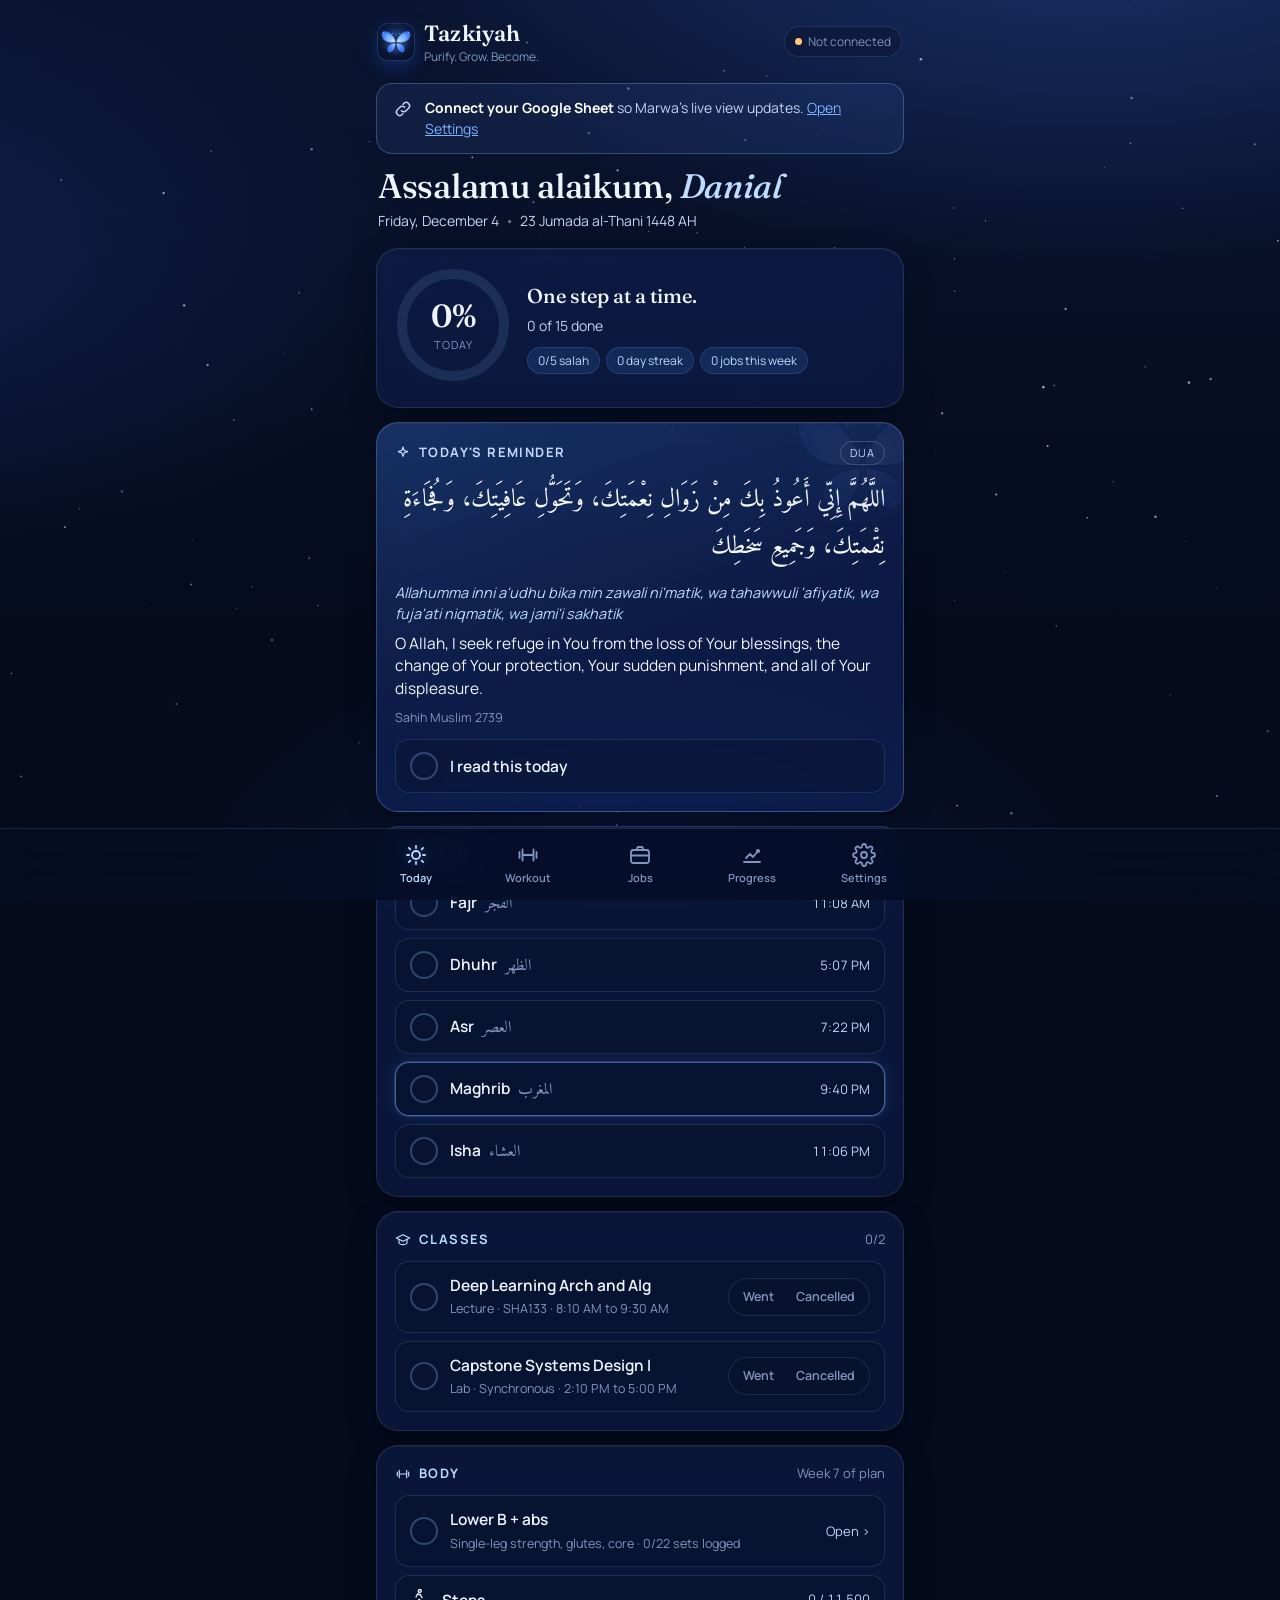
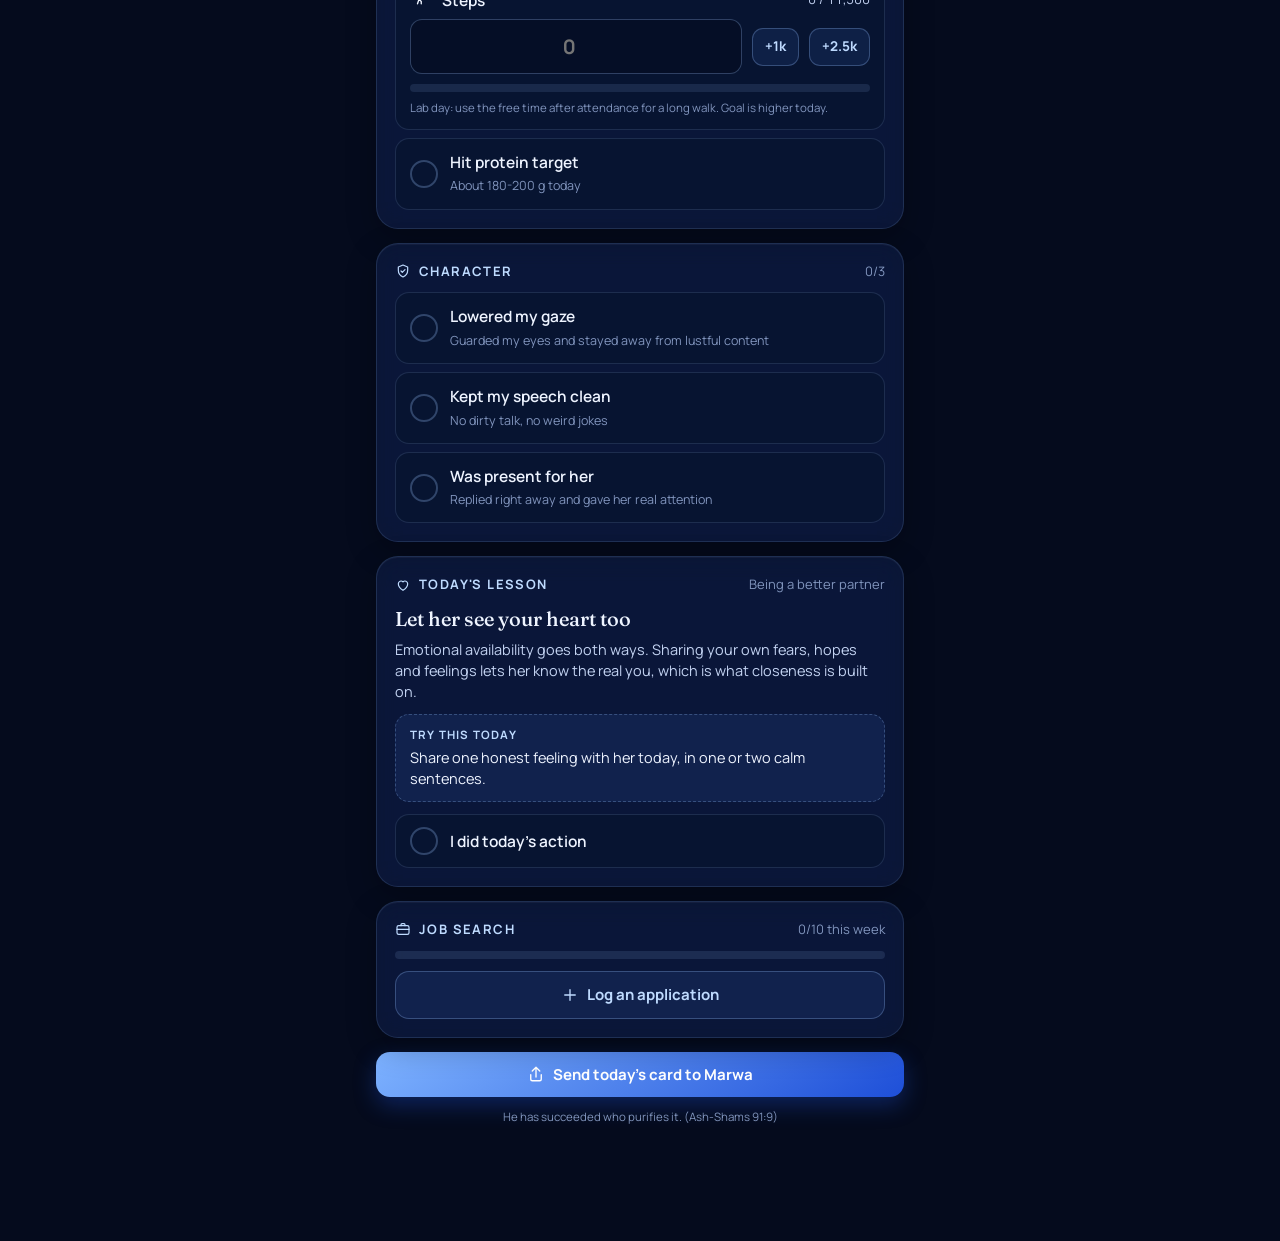
<file: index.html>
<!doctype html>
<html lang="en">
<head>
  <meta charset="utf-8">
  <meta name="viewport" content="width=device-width, initial-scale=1, viewport-fit=cover">
  <title>Tazkiyah</title>
  <meta name="description" content="Daily growth tracker: salah, classes, workouts, character, and job search.">
  <meta name="theme-color" content="#0A1430">
  <meta name="apple-mobile-web-app-capable" content="yes">
  <meta name="mobile-web-app-capable" content="yes">
  <meta name="apple-mobile-web-app-status-bar-style" content="black-translucent">
  <meta name="apple-mobile-web-app-title" content="Tazkiyah">
  <link rel="manifest" href="manifest.json">
  <link rel="icon" href="favicon.svg" type="image/svg+xml">
  <link rel="icon" href="favicon.ico" sizes="any">
  <link rel="icon" type="image/png" sizes="32x32" href="assets/icons/icon-32.png">
  <link rel="apple-touch-icon" href="assets/icons/apple-touch-icon.png">
  <link rel="preconnect" href="https://fonts.googleapis.com">
  <link rel="preconnect" href="https://fonts.gstatic.com" crossorigin>
  <link href="https://fonts.googleapis.com/css2?family=Amiri:wght@400;700&family=Fraunces:ital,opsz,wght@0,9..144,400..700;1,9..144,400..600&family=Manrope:wght@400;500;600;700;800&display=swap" rel="stylesheet">
  <link rel="stylesheet" href="css/app.css">
</head>
<body>
  <canvas id="stars"></canvas>
  <div class="wrap">
    <header class="top">
      <div class="brand">
        <img src="assets/icons/icon-192.png" alt="">
        <div><div class="brand-name">Tazkiyah</div><div class="brand-sub">Purify. Grow. Become.</div></div>
      </div>
      <span class="sync" id="sync"><i></i></span>
    </header>
    <main>
      <section class="view" id="view-today"></section>
      <section class="view" id="view-workout"></section>
      <section class="view" id="view-jobs"></section>
      <section class="view" id="view-progress"></section>
      <section class="view" id="view-settings"></section>
    </main>
  </div>
  <div class="rest-timer" id="restTimer"></div>
  <nav class="nav" id="nav"></nav>
  <canvas id="fx"></canvas>

  <script src="js/config.js"></script>
  <script src="js/reminders.js"></script>
  <script src="js/lessons.js"></script>
  <script src="js/praytimes.js"></script>
  <script src="js/hijri.js"></script>
  <script src="js/core.js"></script>
  <script src="js/ui.js"></script>
  <script src="js/store.js"></script>
  <script src="js/card.js"></script>
  <script src="js/app.js"></script>
</body>
</html>
</file>
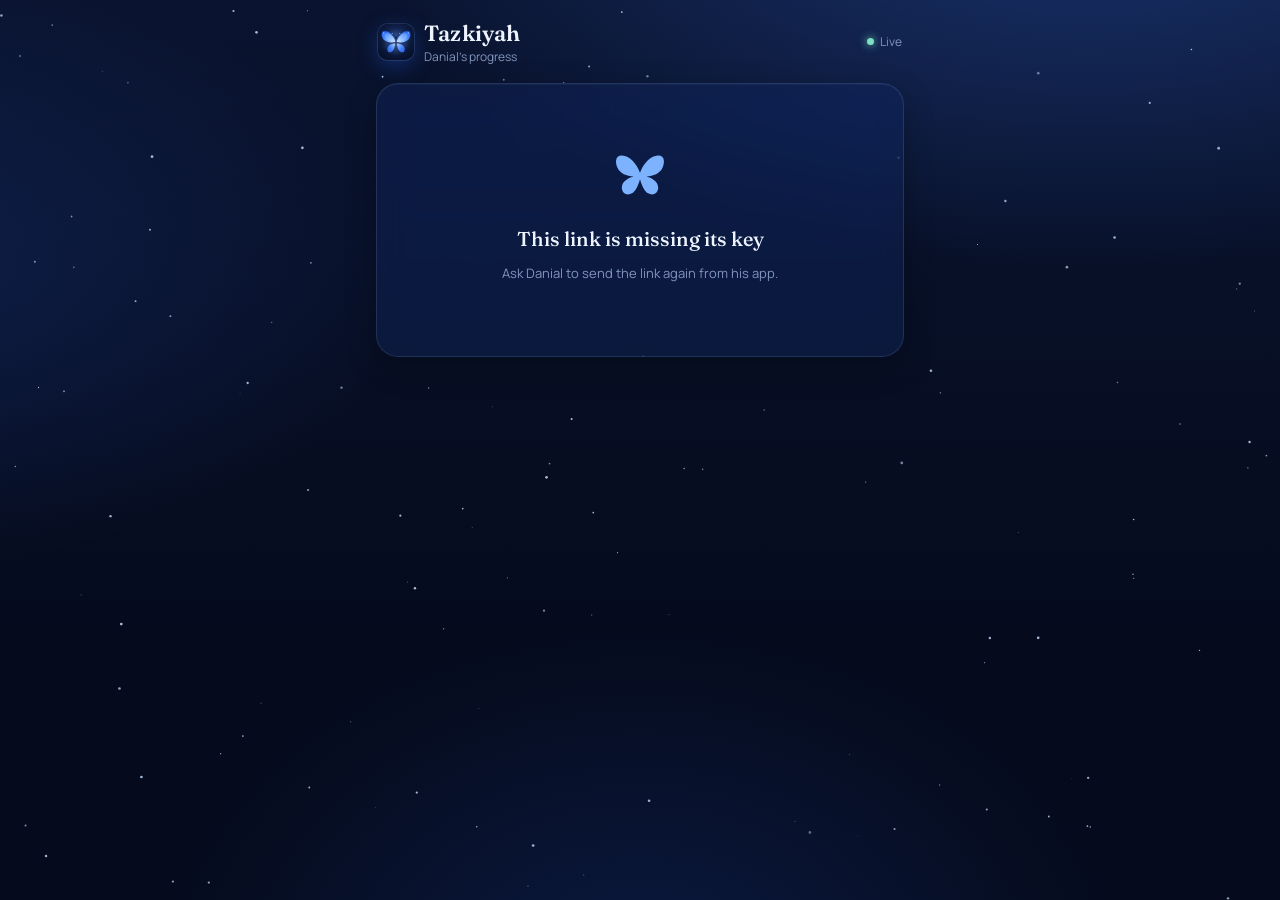
<file: share.html>
<!doctype html>
<html lang="en">
<head>
  <meta charset="utf-8">
  <meta name="viewport" content="width=device-width, initial-scale=1, viewport-fit=cover">
  <title>Danial · Tazkiyah</title>
  <meta name="robots" content="noindex, nofollow">
  <meta name="theme-color" content="#0A1430">
  <meta name="apple-mobile-web-app-capable" content="yes">
  <meta name="mobile-web-app-capable" content="yes">
  <meta name="apple-mobile-web-app-status-bar-style" content="black-translucent">
  <meta name="apple-mobile-web-app-title" content="Danial">
  <link rel="icon" href="favicon.svg" type="image/svg+xml">
  <link rel="icon" href="favicon.ico" sizes="any">
  <link rel="apple-touch-icon" href="assets/icons/apple-touch-icon.png">
  <link rel="preconnect" href="https://fonts.googleapis.com">
  <link rel="preconnect" href="https://fonts.gstatic.com" crossorigin>
  <link href="https://fonts.googleapis.com/css2?family=Amiri:wght@400;700&family=Fraunces:ital,opsz,wght@0,9..144,400..700;1,9..144,400..600&family=Manrope:wght@400;500;600;700;800&display=swap" rel="stylesheet">
  <link rel="stylesheet" href="css/app.css">
  <style>
    .wrap { padding-bottom: calc(var(--safe-b) + 40px); }
    .daypick { display: flex; gap: 6px; overflow-x: auto; margin: 0 -16px 14px; padding: 0 16px 4px; scrollbar-width: none; }
    .daypick::-webkit-scrollbar { display: none; }
    .daypick button { flex: 0 0 auto; min-width: 58px; padding: 8px 10px; border-radius: 14px; border: 1px solid var(--line); background: rgba(8,18,44,.45); text-align: center; }
    .daypick button b { display: block; font-family: var(--serif); font-size: 18px; font-weight: 600; }
    .daypick button span { font-size: 10.5px; color: var(--muted); text-transform: uppercase; letter-spacing: .8px; }
    .daypick button.sel { background: linear-gradient(140deg, var(--blue-2), var(--blue-deep)); border-color: transparent; }
    .daypick button.sel span { color: #DCE8FF; }
    .pills { display: grid; grid-template-columns: repeat(5, 1fr); gap: 6px; }
    .pill { text-align: center; padding: 10px 2px; border-radius: 14px; border: 1px solid var(--line); background: rgba(8,18,44,.45); }
    .pill .tick { margin: 0 auto 6px; width: 26px; height: 26px; }
    .pill div { font-size: 12.5px; font-weight: 700; }
    .pill .arn { font-family: var(--arabic); font-size: 13px; color: var(--muted); font-weight: 400; }
    .pill.on { background: rgba(76,141,255,.16); border-color: rgba(125,178,255,.45); }
    .ro .row { cursor: default; }
    .ro .row:active { transform: none; }
    .state { font-size: 12px; font-weight: 700; padding: 4px 9px; border-radius: 999px; border: 1px solid var(--line); color: var(--muted); white-space: nowrap; }
    .state.ok { color: var(--ok); border-color: rgba(124,224,195,.35); }
    .state.cx { color: var(--warn); border-color: rgba(255,201,121,.35); }
    .live { display: inline-flex; align-items: center; gap: 6px; font-size: 12px; color: var(--muted); }
    .live i { width: 7px; height: 7px; border-radius: 50%; background: var(--ok); box-shadow: 0 0 8px var(--ok); animation: pulse 2s infinite; }
    .center-msg { text-align: center; padding: 60px 20px; }
  </style>
</head>
<body>
  <canvas id="stars"></canvas>
  <div class="wrap">
    <header class="top">
      <div class="brand">
        <img src="assets/icons/icon-192.png" alt="">
        <div><div class="brand-name">Tazkiyah</div><div class="brand-sub" id="owner">Danial's progress</div></div>
      </div>
      <span class="live" id="live"><i></i>Live</span>
    </header>
    <main id="main"><div class="center-msg muted">Loading…</div></main>
  </div>
  <canvas id="fx"></canvas>
  <script src="js/config.js"></script>
  <script src="js/reminders.js"></script>
  <script src="js/lessons.js"></script>
  <script src="js/hijri.js"></script>
  <script src="js/core.js"></script>
  <script src="js/ui.js"></script>
  <script src="js/share.js"></script>
</body>
</html>
</file>
<file: css/app.css>
/* ================================================================
   Tazkiyah: design system
   Deep navy night sky, soft blue light, butterfly accents.
   ================================================================ */
:root {
  --bg-0: #050B1D;
  --bg-1: #0A1430;
  --bg-2: #0F1D42;
  --card: rgba(20, 38, 84, 0.46);
  --card-strong: rgba(26, 48, 104, 0.62);
  --line: rgba(156, 196, 255, 0.14);
  --line-strong: rgba(156, 196, 255, 0.28);
  --ink: #EEF4FF;
  --ink-2: #C3D3F2;
  --muted: #8195BD;
  --blue: #4C8DFF;
  --blue-2: #7DB2FF;
  --blue-3: #BFDBFF;
  --blue-deep: #1E4FD8;
  --glow: rgba(76, 141, 255, 0.45);
  --ok: #7CE0C3;
  --warn: #FFC979;
  --bad: #FF8E9E;
  --radius: 22px;
  --radius-s: 14px;
  --serif: 'Fraunces', 'Iowan Old Style', Georgia, serif;
  --sans: 'Manrope', -apple-system, BlinkMacSystemFont, 'Segoe UI', sans-serif;
  --arabic: 'Amiri', 'Noto Naskh Arabic', 'Geeza Pro', serif;
  --safe-t: env(safe-area-inset-top, 0px);
  --safe-b: env(safe-area-inset-bottom, 0px);
  color-scheme: dark;
}

* { box-sizing: border-box; -webkit-tap-highlight-color: transparent; }
html, body { margin: 0; padding: 0; }
body {
  font-family: var(--sans);
  color: var(--ink);
  background: var(--bg-0);
  min-height: 100vh;
  font-size: 16px;
  line-height: 1.45;
  -webkit-font-smoothing: antialiased;
  overflow-x: hidden;
}
body::before {
  content: ''; position: fixed; inset: 0; z-index: -2;
  background:
    radial-gradient(1200px 600px at 85% -10%, rgba(61, 123, 255, 0.28), transparent 60%),
    radial-gradient(900px 500px at -10% 30%, rgba(40, 80, 190, 0.22), transparent 60%),
    radial-gradient(800px 600px at 50% 110%, rgba(30, 70, 170, 0.25), transparent 60%),
    linear-gradient(180deg, var(--bg-1), var(--bg-0) 70%);
}
#stars { position: fixed; inset: 0; z-index: -1; pointer-events: none; }

button, input, select, textarea { font: inherit; color: inherit; }
button { cursor: pointer; border: 0; background: none; }
a { color: var(--blue-2); }

.wrap { max-width: 560px; margin: 0 auto; padding: calc(var(--safe-t) + 14px) 16px calc(var(--safe-b) + 104px); }

/* ---------- header ---------- */
.top { display: flex; align-items: center; justify-content: space-between; gap: 12px; margin: 4px 2px 18px; }
.brand { display: flex; align-items: center; gap: 10px; }
.brand img { width: 36px; height: 36px; border-radius: 10px; box-shadow: 0 0 0 1px var(--line), 0 6px 20px rgba(30, 80, 200, 0.4); }
.brand-name { font-family: var(--serif); font-size: 22px; font-weight: 600; letter-spacing: 0.2px; }
.brand-sub { font-size: 12px; color: var(--muted); margin-top: -2px; }
.sync { display: inline-flex; align-items: center; gap: 6px; font-size: 12px; color: var(--muted); padding: 6px 10px; border-radius: 999px; border: 1px solid var(--line); background: rgba(10, 20, 48, 0.5); }
.sync i { width: 7px; height: 7px; border-radius: 50%; background: var(--muted); display: inline-block; }
.sync.synced i { background: var(--ok); box-shadow: 0 0 8px var(--ok); }
.sync.syncing i, .sync.pending i { background: var(--blue-2); animation: pulse 1s infinite; }
.sync.error i { background: var(--bad); }
.sync.offline-setup i { background: var(--warn); }

h1, h2, h3 { margin: 0; font-weight: 600; }
.h-serif { font-family: var(--serif); }
.hello { font-family: var(--serif); font-size: 30px; line-height: 1.1; font-weight: 500; letter-spacing: -0.3px; }
.hello em { font-style: italic; color: var(--blue-3); }
.dateline { color: var(--ink-2); font-size: 14px; margin-top: 6px; }
.dateline .dot { opacity: .5; margin: 0 6px; }

/* ---------- cards ---------- */
.card {
  position: relative;
  background: var(--card);
  border: 1px solid var(--line);
  border-radius: var(--radius);
  padding: 18px;
  margin-bottom: 14px;
  backdrop-filter: blur(14px) saturate(140%);
  -webkit-backdrop-filter: blur(14px) saturate(140%);
  box-shadow: 0 10px 30px rgba(0, 0, 0, 0.25), inset 0 1px 0 rgba(255, 255, 255, 0.04);
}
.card-h { display: flex; align-items: center; justify-content: space-between; gap: 10px; margin-bottom: 12px; }
.card-t { font-size: 13px; letter-spacing: 1.4px; text-transform: uppercase; color: var(--blue-3); font-weight: 700; display: flex; align-items: center; gap: 8px; }
.card-t svg { width: 16px; height: 16px; }
.card-meta { font-size: 13px; color: var(--muted); }
.muted { color: var(--muted); }
.small { font-size: 13px; }
.tiny { font-size: 11.5px; }

/* ---------- hero score ---------- */
.hero { display: flex; align-items: center; gap: 18px; padding: 20px; }
.hero .ring-box { position: relative; flex: 0 0 auto; }
.hero .ring-num { position: absolute; inset: 0; display: grid; place-items: center; text-align: center; }
.hero .ring-num b { font-family: var(--serif); font-size: 32px; font-weight: 600; display: block; line-height: 1; }
.hero .ring-num span { font-size: 11px; color: var(--muted); letter-spacing: 1px; text-transform: uppercase; }
.ring-fg { transition: stroke-dashoffset .8s cubic-bezier(.2, .8, .2, 1); filter: drop-shadow(0 0 6px var(--glow)); }
.hero-txt h2 { font-family: var(--serif); font-size: 20px; font-weight: 500; }
.hero-txt p { margin: 6px 0 0; color: var(--ink-2); font-size: 14px; }
.chips { display: flex; flex-wrap: wrap; gap: 6px; margin-top: 10px; }
.chip { font-size: 12px; padding: 4px 10px; border-radius: 999px; background: rgba(76, 141, 255, 0.14); border: 1px solid var(--line); color: var(--blue-3); white-space: nowrap; }
.chip.ok { background: rgba(124, 224, 195, 0.12); color: var(--ok); }
.chip.warn { background: rgba(255, 201, 121, 0.12); color: var(--warn); }

/* ---------- reminder bubble ---------- */
.bubble {
  background: linear-gradient(160deg, rgba(76, 141, 255, 0.28), rgba(20, 40, 96, 0.55) 55%);
  border: 1px solid var(--line-strong);
  overflow: hidden;
}
.bubble::after { content: ''; position: absolute; right: -40px; top: -40px; width: 160px; height: 160px; background: url('../assets/icon.svg') center/cover; opacity: .07; border-radius: 50%; pointer-events: none; }
.ar { font-family: var(--arabic); font-size: 25px; line-height: 1.9; direction: rtl; text-align: right; color: #F5F9FF; margin: 4px 0 10px; }
.tr { font-style: italic; color: var(--blue-3); font-size: 14.5px; margin-bottom: 8px; }
.en { font-size: 15.5px; color: var(--ink); }
.ref { font-size: 12.5px; color: var(--muted); margin-top: 10px; }
.type-tag { font-size: 11px; padding: 3px 9px; border-radius: 999px; border: 1px solid var(--line-strong); color: var(--blue-3); letter-spacing: 1px; text-transform: uppercase; }

/* ---------- check rows ---------- */
.rows { display: flex; flex-direction: column; gap: 8px; }
.row {
  display: flex; align-items: center; gap: 12px; width: 100%; text-align: left;
  padding: 12px 14px; border-radius: var(--radius-s);
  background: rgba(8, 18, 44, 0.45); border: 1px solid var(--line);
  transition: background .2s, border-color .2s, transform .1s;
}
.row:active { transform: scale(0.985); }
.row .row-main { flex: 1; min-width: 0; }
.row .row-title { font-weight: 600; font-size: 15.5px; display: flex; align-items: baseline; gap: 8px; }
.row .row-title .arn { font-family: var(--arabic); font-weight: 400; color: var(--muted); font-size: 16px; }
.row .row-sub { font-size: 12.5px; color: var(--muted); margin-top: 1px; }
.row .row-end { font-size: 13px; color: var(--ink-2); font-variant-numeric: tabular-nums; }
.row.next { border-color: rgba(125, 178, 255, 0.5); box-shadow: 0 0 0 1px rgba(125, 178, 255, 0.2), 0 0 20px rgba(76, 141, 255, 0.15); }
.row.on { background: rgba(76, 141, 255, 0.16); border-color: rgba(125, 178, 255, 0.45); }
.row.na { opacity: .55; }
.tick {
  flex: 0 0 auto; width: 28px; height: 28px; border-radius: 50%;
  border: 2px solid var(--line-strong); display: grid; place-items: center;
  transition: all .25s cubic-bezier(.2, .8, .2, 1);
}
.tick svg { width: 15px; height: 15px; opacity: 0; transform: scale(.5); transition: all .25s; }
.row.on .tick, .tick.on { background: linear-gradient(140deg, var(--blue-2), var(--blue-deep)); border-color: transparent; box-shadow: 0 0 14px var(--glow); }
.row.on .tick svg, .tick.on svg { opacity: 1; transform: scale(1); }

.seg { display: inline-flex; border: 1px solid var(--line); border-radius: 999px; padding: 3px; background: rgba(8, 18, 44, 0.5); flex: 0 0 auto; }
.seg button { font-size: 12.5px; padding: 6px 11px; border-radius: 999px; color: var(--muted); font-weight: 600; }
.seg button.sel { background: linear-gradient(140deg, var(--blue-2), var(--blue-deep)); color: #fff; }
.seg button.sel.alt { background: rgba(255, 201, 121, 0.22); color: var(--warn); }

/* ---------- buttons & inputs ---------- */
.btn {
  display: inline-flex; align-items: center; justify-content: center; gap: 8px;
  padding: 12px 18px; border-radius: 14px; font-weight: 700; font-size: 15px;
  background: linear-gradient(140deg, var(--blue-2), var(--blue-deep)); color: #fff;
  box-shadow: 0 8px 22px rgba(30, 80, 216, 0.35);
}
.btn:active { transform: translateY(1px); }
.btn.ghost { background: rgba(76, 141, 255, 0.1); color: var(--blue-3); border: 1px solid var(--line-strong); box-shadow: none; }
.btn.danger { background: rgba(255, 142, 158, 0.12); color: var(--bad); border: 1px solid rgba(255, 142, 158, 0.3); box-shadow: none; }
.btn.block { width: 100%; }
.btn.sm { padding: 8px 12px; font-size: 13.5px; border-radius: 11px; }
.btn svg { width: 18px; height: 18px; }
.btn-row { display: flex; gap: 8px; flex-wrap: wrap; }
.btn-row .btn { flex: 1 1 auto; }

label.f { display: block; font-size: 12.5px; color: var(--muted); margin: 10px 0 6px; font-weight: 600; letter-spacing: .3px; }
.in, select.in, textarea.in {
  width: 100%; padding: 12px 14px; border-radius: 12px; font-size: 16px;
  background: rgba(5, 12, 32, 0.6); border: 1px solid var(--line-strong); outline: none;
}
.in:focus { border-color: var(--blue-2); box-shadow: 0 0 0 3px rgba(76, 141, 255, 0.2); }
.in.mono { font-family: ui-monospace, Menlo, monospace; font-size: 13px; }
.grid2 { display: grid; grid-template-columns: 1fr 1fr; gap: 10px; }
.grid3 { display: grid; grid-template-columns: repeat(3, 1fr); gap: 8px; }

/* ---------- steps ---------- */
.steps-wrap { display: flex; align-items: center; gap: 10px; }
.steps-wrap .in { text-align: center; font-weight: 700; font-size: 20px; font-variant-numeric: tabular-nums; }
.bar { height: 8px; border-radius: 999px; background: rgba(156, 196, 255, 0.12); overflow: hidden; margin-top: 10px; }
.bar > i { display: block; height: 100%; border-radius: 999px; background: linear-gradient(90deg, var(--blue-3), var(--blue)); box-shadow: 0 0 10px var(--glow); transition: width .6s; }

/* ---------- workout ---------- */
.ex { padding: 14px; border-radius: 16px; background: rgba(8, 18, 44, 0.45); border: 1px solid var(--line); margin-bottom: 10px; }
.ex.complete { border-color: rgba(125, 178, 255, 0.45); background: rgba(76, 141, 255, 0.1); }
.ex-h { display: flex; justify-content: space-between; gap: 10px; align-items: flex-start; }
.ex-name { font-weight: 700; font-size: 15.5px; }
.ex-meta { font-size: 12.5px; color: var(--muted); margin-top: 2px; }
.ex-last { font-size: 12px; color: var(--blue-3); margin-top: 6px; }
.ex details { margin-top: 8px; }
.ex summary { font-size: 12.5px; color: var(--blue-2); cursor: pointer; list-style: none; }
.ex summary::-webkit-details-marker { display: none; }
.ex details p { font-size: 13.5px; color: var(--ink-2); margin: 6px 0 0; }
.set { display: grid; grid-template-columns: 34px 1fr 1fr 40px; gap: 8px; align-items: center; margin-top: 8px; }
.set .n { font-size: 12px; color: var(--muted); text-align: center; font-weight: 700; }
.set .in { padding: 10px 8px; text-align: center; font-size: 16px; font-variant-numeric: tabular-nums; }
.set .tick { width: 36px; height: 36px; }
.set-labels { display: grid; grid-template-columns: 34px 1fr 1fr 40px; gap: 8px; font-size: 11px; color: var(--muted); text-transform: uppercase; letter-spacing: 1px; margin-top: 10px; text-align: center; }
.tabs-mini { display: flex; gap: 6px; overflow-x: auto; padding-bottom: 4px; margin-bottom: 12px; scrollbar-width: none; }
.tabs-mini::-webkit-scrollbar { display: none; }
.tabs-mini button { flex: 0 0 auto; padding: 8px 13px; border-radius: 999px; font-size: 13px; font-weight: 600; border: 1px solid var(--line); color: var(--ink-2); background: rgba(8, 18, 44, 0.45); }
.tabs-mini button.sel { background: linear-gradient(140deg, var(--blue-2), var(--blue-deep)); color: #fff; border-color: transparent; }
.rest-timer {
  position: fixed; left: 50%; transform: translateX(-50%); bottom: calc(var(--safe-b) + 92px); z-index: 40;
  padding: 10px 16px; border-radius: 999px; background: rgba(15, 32, 76, 0.92); border: 1px solid var(--line-strong);
  display: none; align-items: center; gap: 10px; font-weight: 700; font-variant-numeric: tabular-nums;
  box-shadow: 0 10px 30px rgba(0, 0, 0, 0.4), 0 0 20px rgba(76, 141, 255, 0.25);
}
.rest-timer.show { display: flex; }
.rest-timer button { color: var(--muted); font-size: 13px; }

/* ---------- list items ---------- */
.item { display: flex; gap: 12px; align-items: center; padding: 12px 0; border-top: 1px solid var(--line); }
.item:first-child { border-top: 0; }
.item-main { flex: 1; min-width: 0; }
.item-t { font-weight: 700; font-size: 15px; overflow: hidden; text-overflow: ellipsis; white-space: nowrap; }
.item-s { font-size: 12.5px; color: var(--muted); }
.badge { font-size: 11px; padding: 3px 8px; border-radius: 999px; font-weight: 700; letter-spacing: .4px; border: 1px solid var(--line-strong); color: var(--blue-3); white-space: nowrap; }
.badge.remote { color: var(--ok); border-color: rgba(124, 224, 195, 0.35); }
.badge.hybrid { color: var(--blue-3); }
.badge.onsite { color: var(--warn); border-color: rgba(255, 201, 121, 0.35); }
.status { font-size: 12px; padding: 5px 10px; border-radius: 10px; background: rgba(76, 141, 255, 0.12); border: 1px solid var(--line); color: var(--ink-2); }
.status.Interview { color: var(--ok); }
.status.Offer { color: #fff; background: linear-gradient(140deg, #5ED3B0, #2B8C74); }
.status.Rejected { color: var(--muted); }

/* ---------- stat tiles ---------- */
.stats { display: grid; grid-template-columns: repeat(3, 1fr); gap: 8px; }
.stat { padding: 12px; border-radius: 14px; background: rgba(8, 18, 44, 0.45); border: 1px solid var(--line); }
.stat b { display: block; font-family: var(--serif); font-size: 22px; font-weight: 600; line-height: 1.1; }
.stat span { font-size: 11.5px; color: var(--muted); }

/* ---------- chart ---------- */
.wchart { width: 100%; height: auto; display: block; }
.wchart .cg { stroke: rgba(156, 196, 255, 0.08); }
.wchart .ct { fill: var(--muted); font-size: 9.5px; font-family: var(--sans); }
.wchart .goalt { fill: var(--ok); }
.wchart .cgoal { stroke: rgba(124, 224, 195, 0.45); stroke-dasharray: 3 4; }
.wchart .cplan { stroke: rgba(191, 219, 255, 0.35); stroke-dasharray: 6 5; }
.wchart .cline { fill: none; stroke: var(--blue-2); stroke-width: 2.5; stroke-linejoin: round; stroke-linecap: round; filter: drop-shadow(0 0 4px var(--glow)); }
.wchart .cdot { fill: var(--bg-1); stroke: var(--blue-2); stroke-width: 2; }
.wchart .cdot.last { fill: var(--blue-3); }
.legend { display: flex; gap: 14px; font-size: 11.5px; color: var(--muted); margin-top: 6px; flex-wrap: wrap; }
.legend i { display: inline-block; width: 14px; height: 0; border-top: 2px solid var(--blue-2); vertical-align: middle; margin-right: 5px; }
.legend i.plan { border-top: 2px dashed rgba(191, 219, 255, 0.5); }
.legend i.goal { border-top: 2px dashed var(--ok); }

/* ---------- week strip ---------- */
.week { display: grid; grid-template-columns: repeat(7, 1fr); gap: 6px; }
.wd { text-align: center; padding: 8px 2px; border-radius: 12px; background: rgba(8, 18, 44, 0.45); border: 1px solid var(--line); }
.wd .wn { font-size: 10.5px; color: var(--muted); text-transform: uppercase; letter-spacing: .8px; }
.wd .wv { font-family: var(--serif); font-size: 17px; font-weight: 600; margin-top: 2px; }
.wd .wp { font-size: 10.5px; color: var(--blue-3); }
.wd.today { border-color: rgba(125, 178, 255, 0.55); }
.wd.future { opacity: .4; }
.wd.hi { background: rgba(76, 141, 255, 0.18); }

/* ---------- banners ---------- */
.banner { display: flex; gap: 12px; align-items: flex-start; padding: 14px 16px; border-radius: 16px; margin-bottom: 14px; border: 1px solid rgba(255, 201, 121, 0.3); background: rgba(255, 201, 121, 0.08); color: #FFE2B8; font-size: 14px; }
.banner.info { border-color: var(--line-strong); background: rgba(76, 141, 255, 0.1); color: var(--ink-2); }
.banner svg { width: 20px; height: 20px; flex: 0 0 auto; margin-top: 1px; }
.banner b { color: #fff; }

/* ---------- bottom nav ---------- */
.nav {
  position: fixed; left: 0; right: 0; bottom: 0; z-index: 30;
  padding: 8px 10px calc(var(--safe-b) + 8px);
  background: rgba(6, 13, 34, 0.82); border-top: 1px solid var(--line);
  backdrop-filter: blur(18px) saturate(150%); -webkit-backdrop-filter: blur(18px) saturate(150%);
}
.nav-in { max-width: 560px; margin: 0 auto; display: grid; grid-template-columns: repeat(5, 1fr); }
.nav button { display: flex; flex-direction: column; align-items: center; gap: 3px; padding: 6px 0; color: var(--muted); font-size: 11px; font-weight: 600; }
.nav button svg { width: 24px; height: 24px; }
.nav button.sel { color: var(--blue-3); }
.nav button.sel svg { filter: drop-shadow(0 0 6px var(--glow)); }

.view { display: none; animation: fade .35s ease; }
.view.show { display: block; }
.page-h { font-family: var(--serif); font-size: 28px; font-weight: 500; margin: 2px 2px 16px; }
.page-h small { display: block; font-family: var(--sans); font-size: 14px; color: var(--muted); margin-top: 4px; font-weight: 500; }

/* ---------- sheet (modal) ---------- */
.sheet-bg { position: fixed; inset: 0; background: rgba(2, 6, 20, 0.6); z-index: 50; display: none; backdrop-filter: blur(3px); }
.sheet-bg.show { display: block; animation: fade .2s; }
.sheet {
  position: fixed; left: 0; right: 0; bottom: 0; z-index: 51; max-height: 88vh; overflow-y: auto;
  background: linear-gradient(180deg, #13245A, #0A1534); border-top: 1px solid var(--line-strong);
  border-radius: 26px 26px 0 0; padding: 10px 18px calc(var(--safe-b) + 20px);
  transform: translateY(110%); visibility: hidden; transition: transform .35s cubic-bezier(.2, .8, .2, 1), visibility 0s linear .35s;
}
.sheet.show { transform: translateY(0); visibility: visible; transition: transform .35s cubic-bezier(.2, .8, .2, 1); }
.sheet .grab { width: 40px; height: 5px; border-radius: 3px; background: var(--line-strong); margin: 4px auto 14px; }
.sheet-in { max-width: 560px; margin: 0 auto; }

.toast { position: fixed; left: 50%; top: calc(var(--safe-t) + 14px); transform: translate(-50%, -150%); z-index: 60; padding: 10px 16px; border-radius: 14px; background: rgba(18, 38, 90, 0.95); border: 1px solid var(--line-strong); font-size: 14px; font-weight: 600; transition: transform .35s cubic-bezier(.2, .8, .2, 1); max-width: 90vw; box-shadow: 0 10px 30px rgba(0,0,0,.4); }
.toast.show { transform: translate(-50%, 0); }

/* ---------- celebration ---------- */
#fx { position: fixed; inset: 0; pointer-events: none; z-index: 70; }

@keyframes fade { from { opacity: 0; transform: translateY(6px); } to { opacity: 1; transform: none; } }
@keyframes pulse { 50% { opacity: .35; } }
@keyframes float { 0%, 100% { transform: translateY(0) rotate(-2deg); } 50% { transform: translateY(-6px) rotate(2deg); } }
.float { animation: float 5s ease-in-out infinite; }

.hr { height: 1px; background: var(--line); margin: 14px 0; border: 0; }
.center { text-align: center; }
.mt8 { margin-top: 8px; } .mt12 { margin-top: 12px; } .mt16 { margin-top: 16px; }
.hide { display: none !important; }
.lesson-title { font-family: var(--serif); font-size: 20px; font-weight: 500; line-height: 1.25; }
.lesson-body { color: var(--ink-2); font-size: 14.5px; margin: 8px 0 12px; }
.action-box { padding: 12px 14px; border-radius: 14px; background: rgba(76, 141, 255, 0.1); border: 1px dashed var(--line-strong); font-size: 14.5px; }
.action-box b { color: var(--blue-3); font-size: 11.5px; letter-spacing: 1.2px; text-transform: uppercase; display: block; margin-bottom: 3px; }
.empty { text-align: center; color: var(--muted); padding: 18px 8px; font-size: 14px; }
.code { font-family: ui-monospace, Menlo, monospace; font-size: 12.5px; word-break: break-all; padding: 10px 12px; border-radius: 10px; background: rgba(5, 12, 32, 0.7); border: 1px solid var(--line); color: var(--blue-3); }

@media (min-width: 600px) { .hello { font-size: 34px; } }
@media (prefers-reduced-motion: reduce) { * { animation: none !important; transition: none !important; } }
</file>
